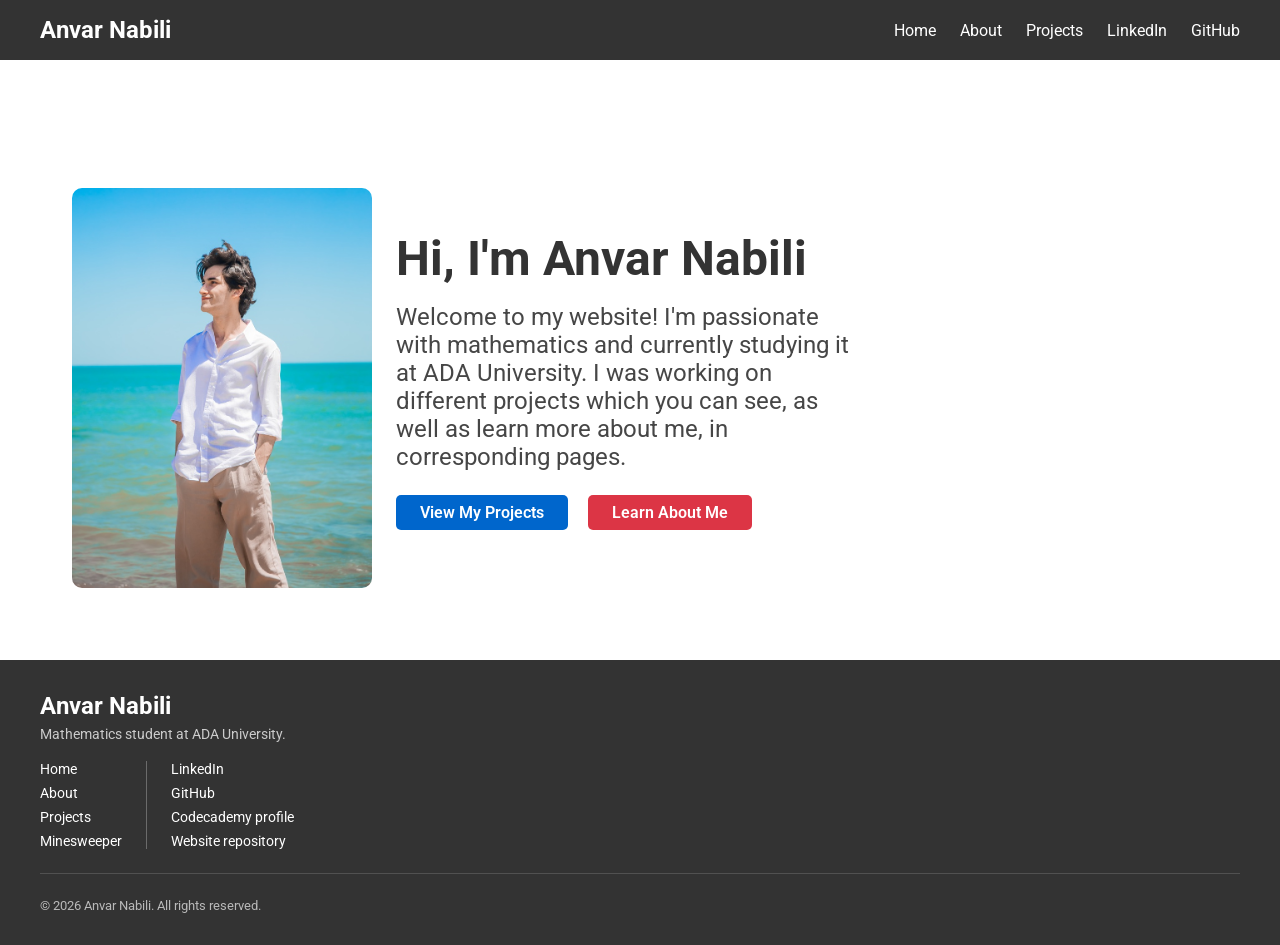
<file: index.html>
<!DOCTYPE html>
<html lang="en">
<head>
  <meta charset="UTF-8">
  <meta name="viewport" content="width=device-width, initial-scale=1.0">
  <title>Anvar Nabili</title>
  <link rel="stylesheet" href="css/style.css">
  <link rel="preconnect" href="https://fonts.googleapis.com">
<link rel="preconnect" href="https://fonts.gstatic.com" crossorigin>
<link href="https://fonts.googleapis.com/css2?family=Roboto:ital,wght@0,100..900;1,100..900&display=swap" rel="stylesheet">
  <script src="js/site-components.js"></script>
</head>
<body>
  <div class="site-body-stack">
  <script>document.write(siteHeader())</script>

  <section class="hero">
    <img src="images/My_photo_1.jpg" alt="Anvar Nabili" class="hero-image">
    <div class="hero-content">
      <h1>Hi, I'm Anvar Nabili</h1>
      <p>Welcome to my website! I'm passionate with mathematics and currently studying it at ADA University. I was working on different projects which you can see, as well as learn more about me, in corresponding pages.</p>
      <a href="projects.html" class="cta-button">View My Projects</a>
      <a href="about.html" class="cta-button">Learn About Me</a>
    </div>
  </section>
  </div>

  <script>document.write(siteFooter())</script>
</body>
</html>
</file>
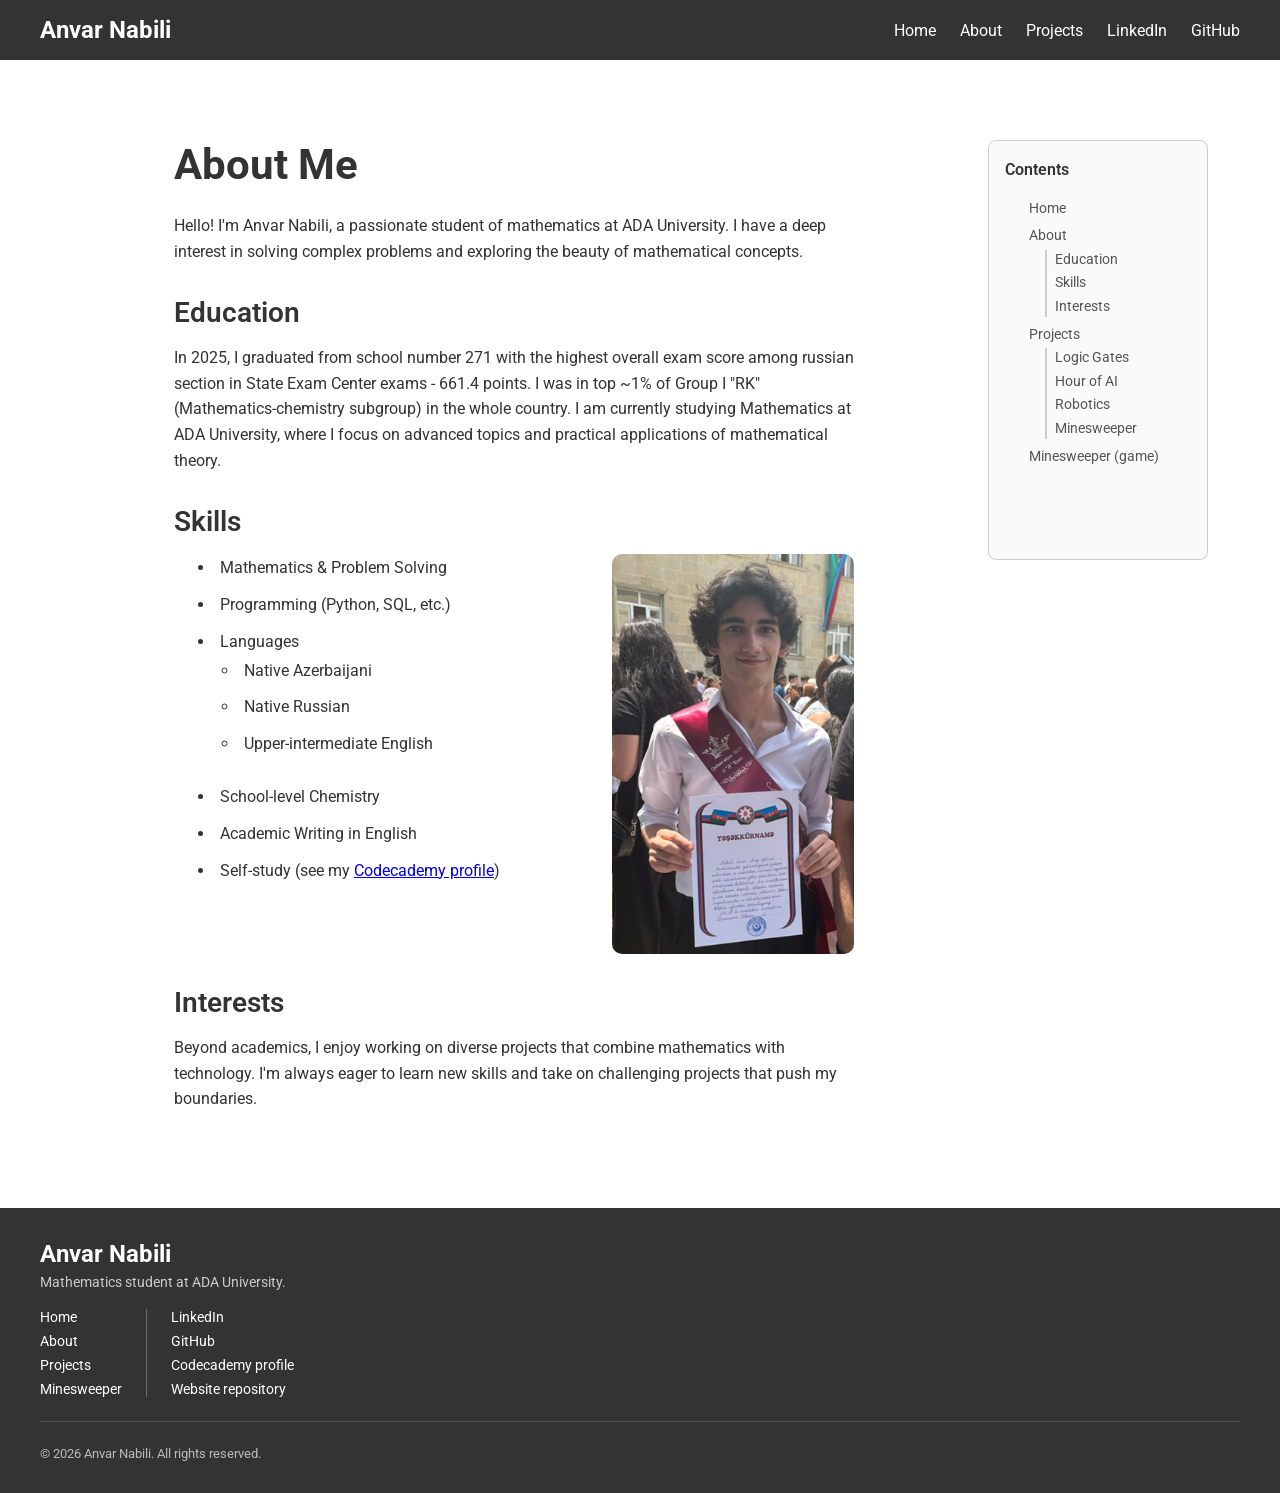
<file: about.html>
<!DOCTYPE html>
<html lang="en">
<head>
  <meta charset="UTF-8">
  <meta name="viewport" content="width=device-width, initial-scale=1.0">
  <title>About - Anvar Nabili</title>
  <link rel="stylesheet" href="css/style.css">
  <link rel="preconnect" href="https://fonts.googleapis.com">
  <link rel="preconnect" href="https://fonts.gstatic.com" crossorigin>
  <link href="https://fonts.googleapis.com/css2?family=Roboto:ital,wght@0,100..900;1,100..900&display=swap" rel="stylesheet">
  <script src="js/site-components.js"></script>
</head>
<body>
  <div class="site-body-stack">
  <script>document.write(siteHeader())</script>

  <section class="about">
    <div class="page-with-toc">
      <div class="page-with-toc-main">
        <div class="about-container">
          <h1 id="about-me">About Me</h1>
      <p>
        Hello! I'm Anvar Nabili, a passionate student of mathematics at ADA University. I have a deep interest in solving complex problems and exploring the beauty of mathematical concepts.
      </p>
      <h2 id="education">Education</h2>
      <p>
        In 2025, I graduated from school number 271 with the highest overall exam score among russian section in State Exam Center exams - 661.4 points. I was in top ~1% of Group I "RK"(Mathematics-chemistry subgroup) in the whole country. I am currently studying Mathematics at ADA University, where I focus on advanced topics and practical applications of mathematical theory.
      </p>
      <h2 id="skills">Skills</h2>
      <div class="about-skills-layout">
        <ul>
          <li>Mathematics & Problem Solving</li>
          <li>Programming (Python, SQL, etc.)</li>
          <li>Languages
            <ul>
              <li>Native Azerbaijani</li>
              <li>Native Russian</li>
              <li>Upper-intermediate English</li>
            </ul>
          </li>
          <li> School-level Chemistry</li>
          <li> Academic Writing in English</li>
          <li> Self-study (see my <a href="https://www.codecademy.com/profiles/ANVAR_99" target="_blank">Codecademy profile</a>)</li>
        </ul>
        <img src="images/graduation.jpg" alt="Graduation photo" class="about-skills-photo">
      </div>
      <h2 id="interests">Interests</h2>
      <p>
        Beyond academics, I enjoy working on diverse projects that combine mathematics with technology. I'm always eager to learn new skills and take on challenging projects that push my boundaries. 
      </p>
        </div>
      </div>
      <aside class="page-toc" aria-label="Site table of contents">
        <p class="page-toc-title">Contents</p>
        <nav>
          <ul class="page-toc-list">
            <li><a href="index.html#home">Home</a></li>
            <li>
              <a href="about.html#about-me">About</a>
              <ul>
                <li><a href="about.html#education">Education</a></li>
                <li><a href="about.html#skills">Skills</a></li>
                <li><a href="about.html#interests">Interests</a></li>
              </ul>
            </li>
            <li>
              <a href="projects.html#my-projects">Projects</a>
              <ul>
                <li><a href="projects.html#logic-gates">Logic Gates</a></li>
                <li><a href="projects.html#hour-of-ai">Hour of AI</a></li>
                <li><a href="projects.html#robotics">Robotics</a></li>
                <li><a href="projects.html#minesweeper">Minesweeper</a></li>
              </ul>
            </li>
            <li><a href="minesweeper.html#minesweeper-game">Minesweeper (game)</a></li>
          </ul>
        </nav>
      </aside>
    </div>
  </section>
  </div>

  <script>document.write(siteFooter())</script>
</body>
</html>
</file>
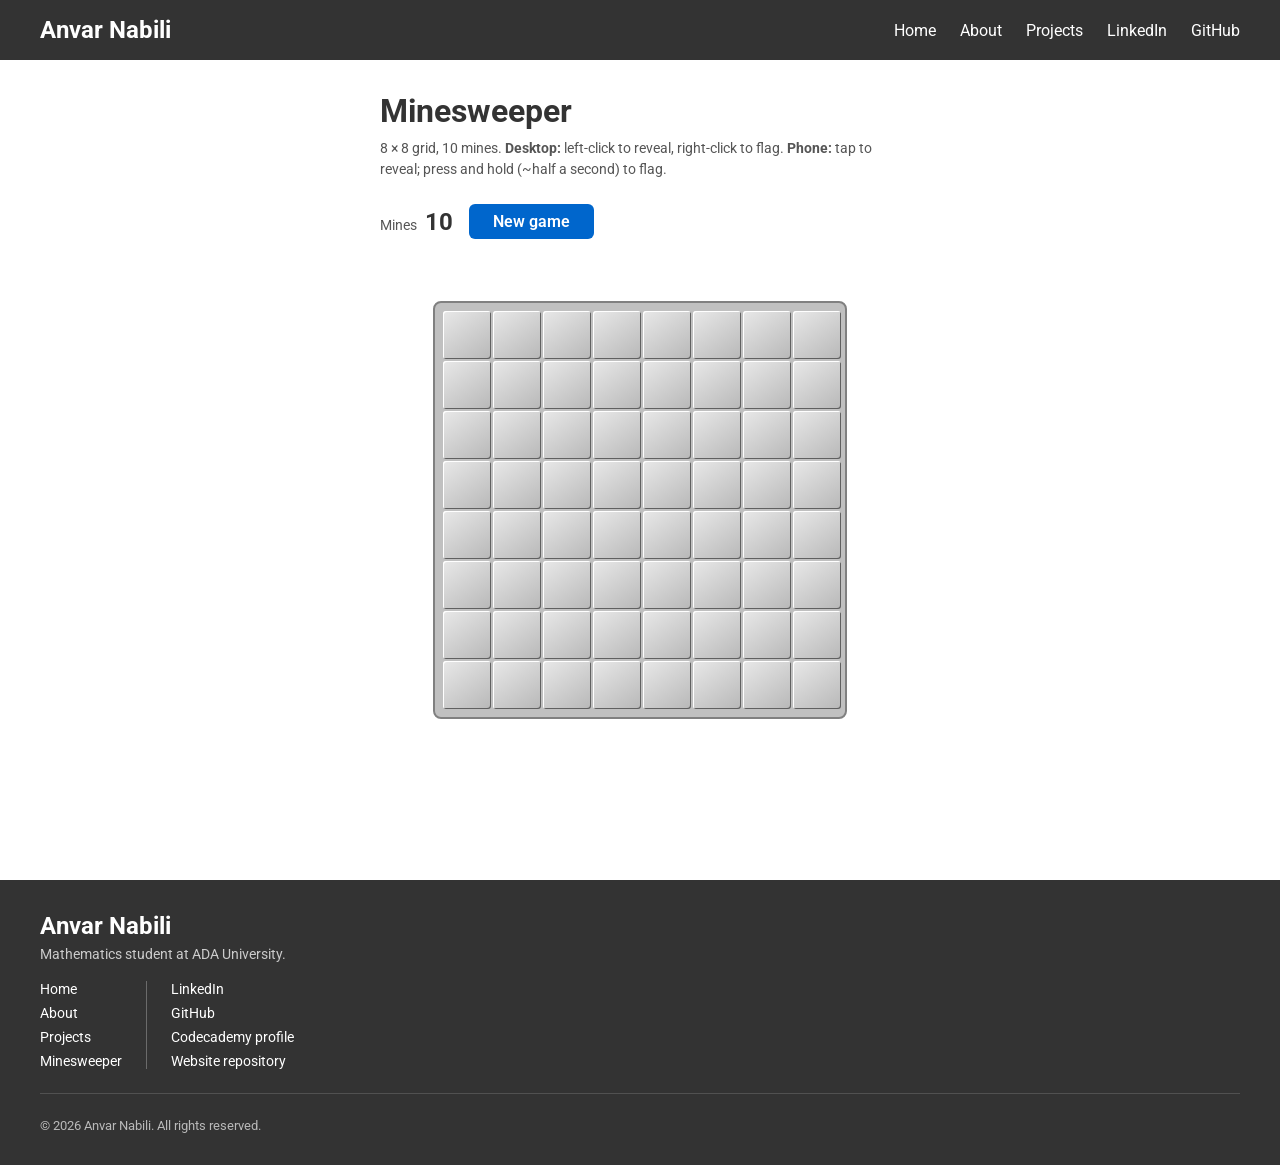
<file: minesweeper.html>
<!DOCTYPE html>
<html lang="en">
<head>
  <meta charset="UTF-8">
  <meta name="viewport" content="width=device-width, initial-scale=1.0">
  <script>
    if (new URLSearchParams(window.location.search).get('embed') === '1') {
      document.documentElement.classList.add('minesweeper-embed-mode');
    }
  </script>
  <title>Minesweeper - Anvar Nabili</title>
  <link rel="stylesheet" href="css/style.css">
  <link rel="stylesheet" href="css/minesweeper.css">
  <link rel="preconnect" href="https://fonts.googleapis.com">
  <link rel="preconnect" href="https://fonts.gstatic.com" crossorigin>
  <link href="https://fonts.googleapis.com/css2?family=Roboto:ital,wght@0,100..900;1,100..900&display=swap" rel="stylesheet">
  <script>window.siteHeaderOptions = { logoLink: 'minesweeper-logo-link' };</script>
  <script src="js/site-components.js"></script>
</head>
<body class="minesweeper-page">
  <div class="site-body-stack">
  <script>document.write(siteHeader(window.siteHeaderOptions))</script>

  <main class="minesweeper-main">
    <div class="minesweeper-panel">
      <h1 class="minesweeper-title">Minesweeper</h1>
      <p class="minesweeper-help">8 × 8 grid, 10 mines. <strong>Desktop:</strong> left-click to reveal, right-click to flag. <strong>Phone:</strong> tap to reveal; press and hold (~half a second) to flag.</p>
      <div class="minesweeper-toolbar">
        <div class="minesweeper-counter" aria-live="polite">
          <span class="minesweeper-counter-label">Mines</span>
          <span id="mines-left" class="minesweeper-counter-value">10</span>
        </div>
        <button type="button" id="minesweeper-reset" class="minesweeper-reset">New game</button>
        <p id="minesweeper-status" class="minesweeper-status" role="status"></p>
      </div>
      <div id="minesweeper-board" class="minesweeper-board" aria-label="Minesweeper board"></div>
    </div>
  </main>
  </div>

  <script>document.write(siteFooter())</script>

  <script src="js/Minesweeper.js"></script>
</body>
</html>
</file>
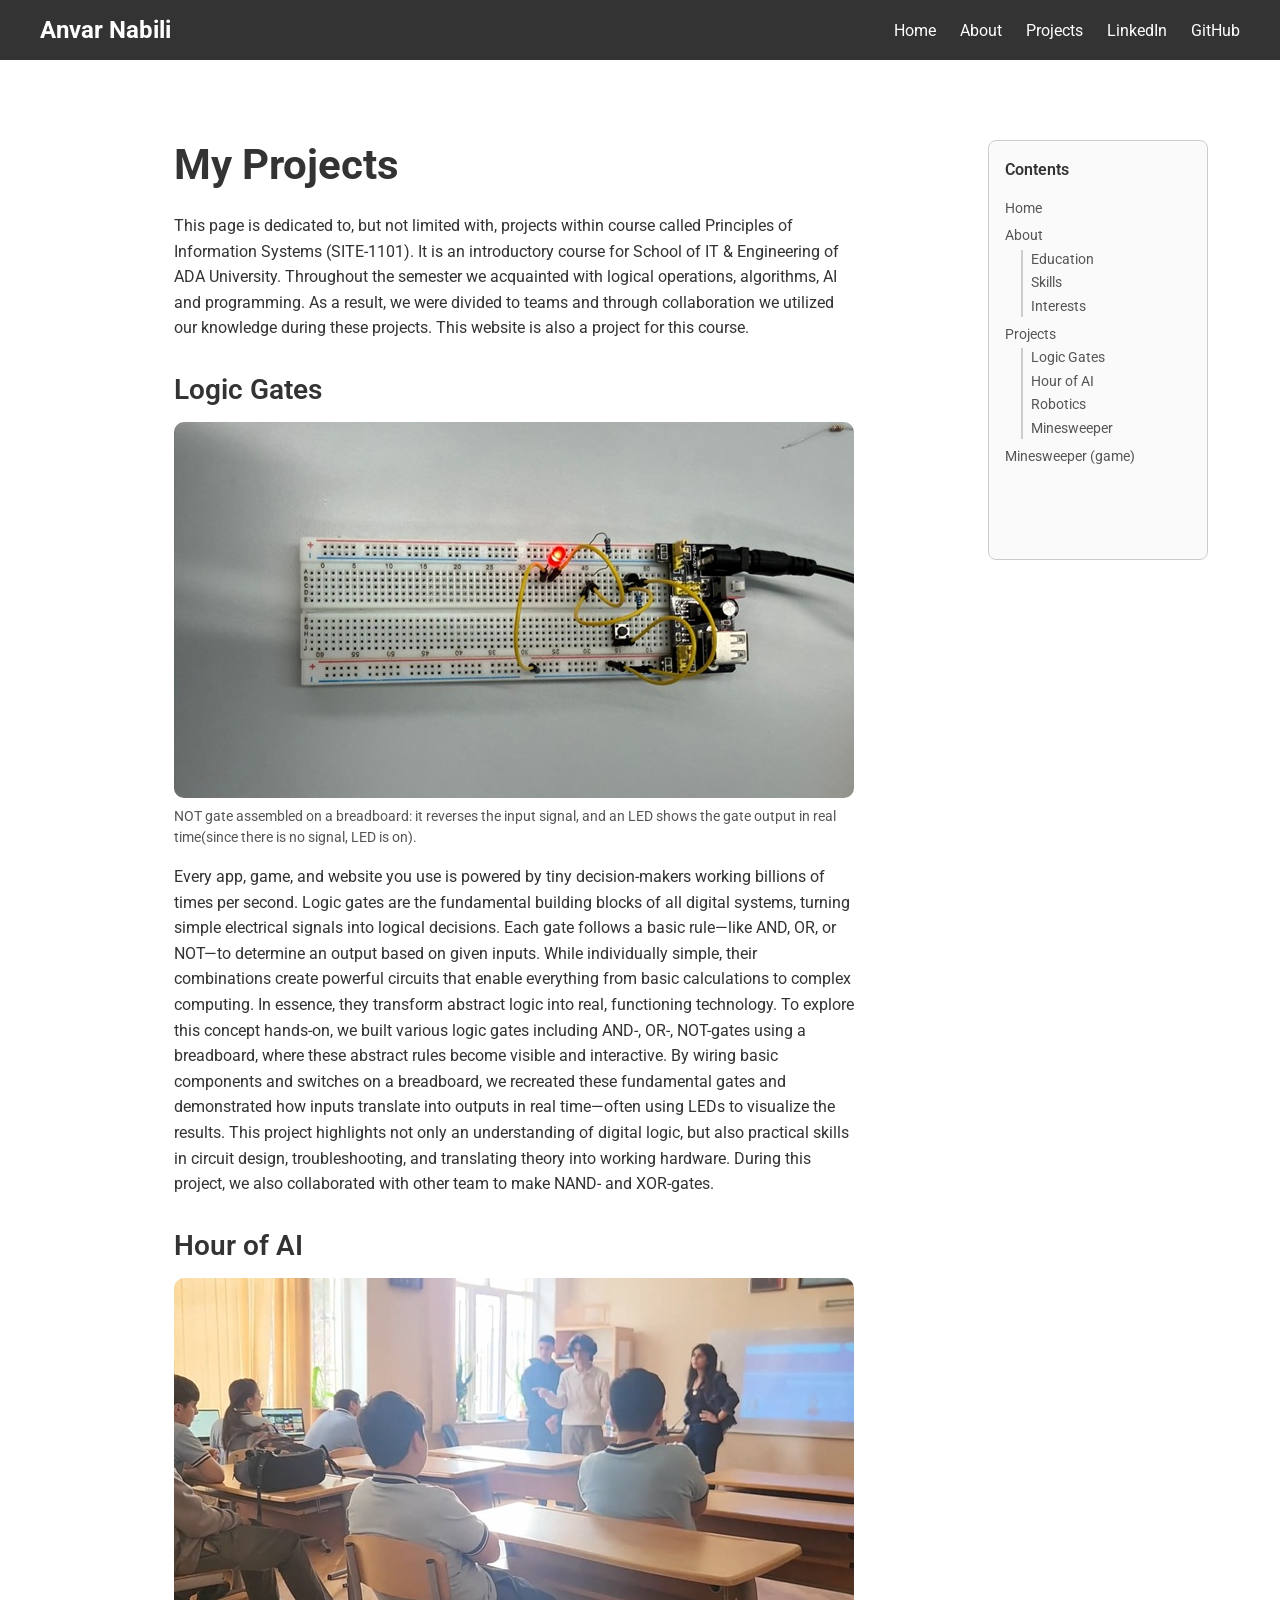
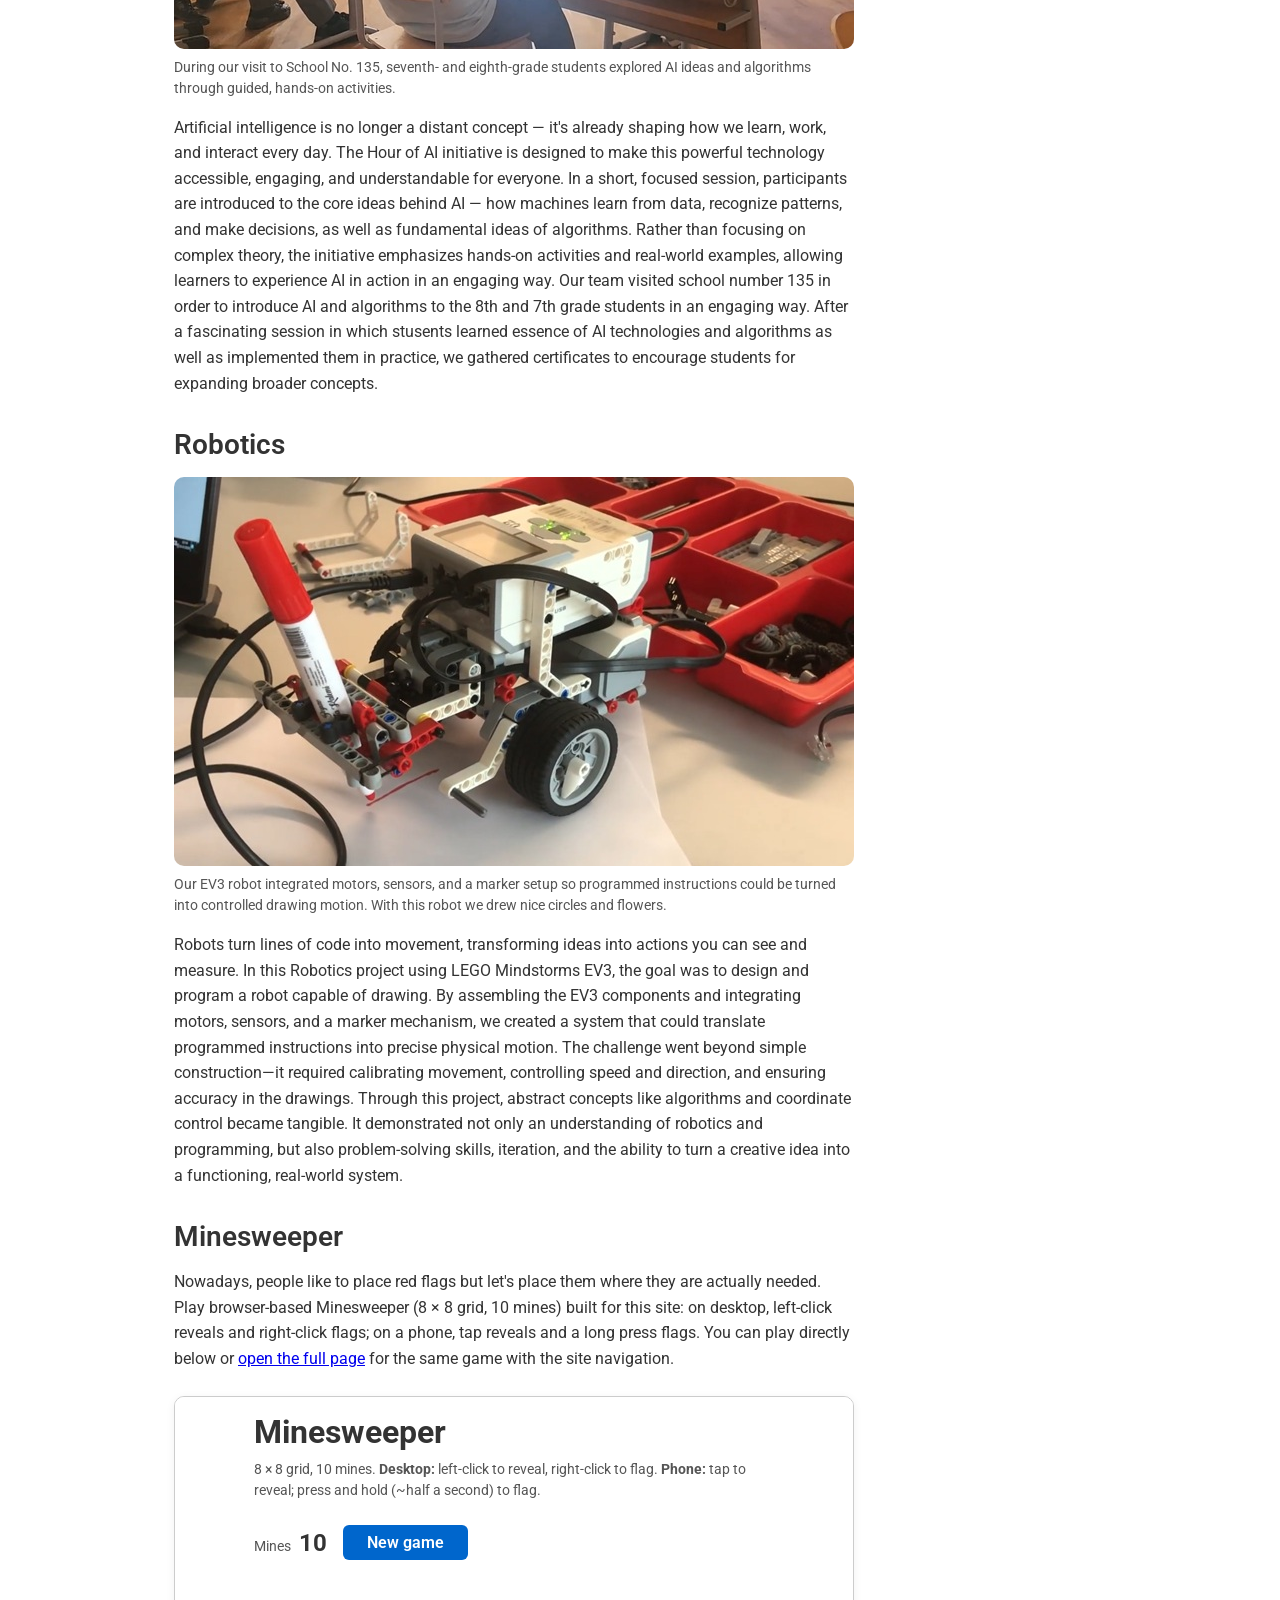
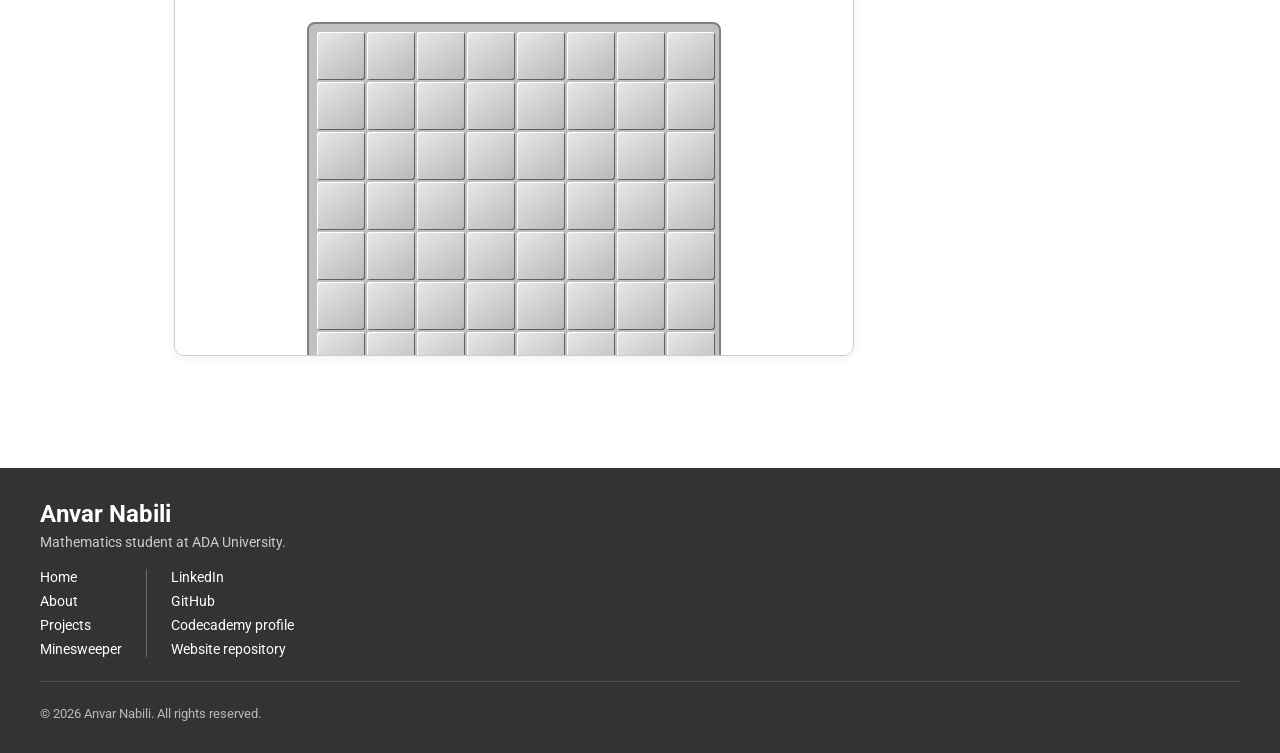
<file: projects.html>
<!DOCTYPE html>
<html lang="en">
<head>
  <meta charset="UTF-8">
  <meta name="viewport" content="width=device-width, initial-scale=1.0">
  <title>Projects - Anvar Nabili</title>
  <link rel="stylesheet" href="css/style.css">
  <link rel="preconnect" href="https://fonts.googleapis.com">
  <link rel="preconnect" href="https://fonts.gstatic.com" crossorigin>
  <link href="https://fonts.googleapis.com/css2?family=Roboto:ital,wght@0,100..900;1,100..900&display=swap" rel="stylesheet">
  <script src="js/site-components.js"></script>
</head>
<body>
  <div class="site-body-stack">
  <script>document.write(siteHeader())</script>

  <section class="projects">
    <div class="page-with-toc">
      <div class="page-with-toc-main">
        <div class="projects-container">
      <h1 id="my-projects">My Projects</h1>
      <p>
        This page is dedicated to, but not limited with, projects within course called Principles of Information Systems (SITE-1101). 
        It is an introductory course for School of IT & Engineering of ADA University. 
        Throughout the semester we acquainted with logical operations, algorithms, AI and programming. 
        As a result, we were divided to teams and through collaboration we utilized our knowledge during these projects. 
        This website is also a project for this course.</p>

      <h2 id="logic-gates">Logic Gates</h2>
      <figure class="project-figure">
        <img src="images/NOT-gate.jpg" alt="NOT gate circuit on a breadboard with wiring, switches, and an LED indicating output" class="project-image">
        <figcaption>NOT gate assembled on a breadboard: it reverses the input signal, and an LED shows the gate output in real time(since there is no signal, LED is on).</figcaption>
      </figure>
      <p>
        Every app, game, and website you use is powered by tiny decision-makers working billions of times per second.
        Logic gates are the fundamental building blocks of all digital systems, turning simple electrical signals into logical decisions. 
        Each gate follows a basic rule—like AND, OR, or NOT—to determine an output based on given inputs.
        While individually simple, their combinations create powerful circuits that enable everything from basic calculations to complex computing. 
        In essence, they transform abstract logic into real, functioning technology.
        To explore this concept hands-on, we built various logic gates including AND-, OR-, NOT-gates using a breadboard, where these abstract rules become visible and interactive.
        By wiring basic components and switches on a breadboard, we recreated these fundamental gates and demonstrated how inputs translate into outputs in real time—often using LEDs to visualize the results. 
        This project highlights not only an understanding of digital logic, but also practical skills in circuit design, troubleshooting, and translating theory into working hardware.
        During this project, we also collaborated with other team to make NAND- and XOR-gates. 
      </p>

      <h2 id="hour-of-ai">Hour of AI</h2>
      <figure class="project-figure">
        <img src="images/Hour_of_code.jpg" alt="Students taking part in a Hour of AI workshop at school number 135" class="project-image">
        <figcaption>During our visit to School No. 135, seventh- and eighth-grade students explored AI ideas and algorithms through guided, hands-on activities.</figcaption>
      </figure>
      <p>
        Artificial intelligence is no longer a distant concept — it's already shaping how we learn, work, and interact every day.
        The Hour of AI initiative is designed to make this powerful technology accessible, engaging, and understandable for everyone. In a short, focused session, participants are introduced to the core ideas behind AI — how machines learn from data, recognize patterns, and make decisions, as well as fundamental ideas of algorithms. 
        Rather than focusing on complex theory, the initiative emphasizes hands-on activities and real-world examples, allowing learners to experience AI in action in an engaging way. 
        Our team visited school number 135 in order to introduce AI and algorithms to the 8th and 7th grade students in an engaging way. 
        After a fascinating session in which stusents learned essence of AI technologies and algorithms as well as implemented them in practice, we gathered certificates to encourage students for expanding broader concepts.
      </p>

      <h2 id="robotics">Robotics</h2>
      <figure class="project-figure">
        <img src="images/Robotics.jpg" alt="LEGO Mindstorms EV3 robot configured for a drawing task with motors and sensors" class="project-image">
        <figcaption>Our EV3 robot integrated motors, sensors, and a marker setup so programmed instructions could be turned into controlled drawing motion. With this robot we drew nice circles and flowers.</figcaption>
      </figure>
      <p>
        Robots turn lines of code into movement, transforming ideas into actions you can see and measure.

        In this Robotics project using LEGO Mindstorms EV3, the goal was to design and program a robot capable of drawing. By assembling the EV3 components and integrating motors, sensors, and a marker mechanism, we created a system that could translate programmed instructions into precise physical motion. The challenge went beyond simple construction—it required calibrating movement, controlling speed and direction, and ensuring accuracy in the drawings.

        Through this project, abstract concepts like algorithms and coordinate control became tangible. It demonstrated not only an understanding of robotics and programming, but also problem-solving skills, iteration, and the ability to turn a creative idea into a functioning, real-world system.
      </p>

      <h2 id="minesweeper">Minesweeper</h2>
      <p>
        Nowadays, people like to place red flags but let's place them where they are actually needed. Play browser-based Minesweeper (8 × 8 grid, 10 mines) built for this site: on desktop, left-click reveals and right-click flags; on a phone, tap reveals and a long press flags.
        You can play directly below or <a href="minesweeper.html">open the full page</a> for the same game with the site navigation.
      </p>
      <div class="projects-minesweeper-container">
        <iframe
          class="projects-minesweeper-iframe"
          src="minesweeper.html?embed=1"
          title="Minesweeper — 8 by 8 grid, 10 mines"
          loading="lazy"></iframe>
      </div>
        </div>
      </div>
      <aside class="page-toc" aria-label="Site table of contents">
        <p class="page-toc-title">Contents</p>
        <nav>
          <ul class="page-toc-list">
            <li><a href="index.html#home">Home</a></li>
            <li>
              <a href="about.html#about-me">About</a>
              <ul>
                <li><a href="about.html#education">Education</a></li>
                <li><a href="about.html#skills">Skills</a></li>
                <li><a href="about.html#interests">Interests</a></li>
              </ul>
            </li>
            <li>
              <a href="projects.html#my-projects">Projects</a>
              <ul>
                <li><a href="projects.html#logic-gates">Logic Gates</a></li>
                <li><a href="projects.html#hour-of-ai">Hour of AI</a></li>
                <li><a href="projects.html#robotics">Robotics</a></li>
                <li><a href="projects.html#minesweeper">Minesweeper</a></li>
              </ul>
            </li>
            <li><a href="minesweeper.html#minesweeper-game">Minesweeper (game)</a></li>
          </ul>
        </nav>
      </aside>
    </div>
  </section>
  </div>

  <script>document.write(siteFooter())</script>
</body>
</html>
</file>
<file: css/style.css>
:root {
  --primary-color: #333333;
  --secondary-color: #555555;
  --accent-color: #0066cc;
  --background-color: #ffffff;
  --text-color: #333333;
  --border-color: #cccccc;
  
  --font-family: Roboto, 'Arial', sans-serif;
  --font-size-base: 16px;
  --font-size-large: 24px;
  --font-size-small: 14px;
  
  --spacing-xs: 4px;
  --spacing-sm: 8px;
  --spacing-md: 16px;
  --spacing-lg: 24px;
  --spacing-xl: 32px;

  --about-projects-content-max-width: 680px;
}

* {
  margin: 0;
  padding: 0;
  box-sizing: border-box;
  font-family: Roboto, Arial;
}

body {
  min-height: 100vh;
  display: flex;
  flex-direction: column;
}

.site-body-stack {
  flex: 1 0 auto;
}

.site-footer {
  flex-shrink: 0;
  background-color: var(--primary-color);
  color: rgba(255, 255, 255, 0.88);
  padding: var(--spacing-xl) var(--spacing-md);
  font-size: var(--font-size-small);
}

.site-footer-inner {
  max-width: 1200px;
  margin: 0 auto;
  display: grid;
  gap: var(--spacing-lg);
}

.site-footer-name {
  font-size: var(--font-size-large);
  font-weight: 700;
  color: var(--background-color);
  margin: 0 0 var(--spacing-xs);
}

.site-footer-tagline {
  margin: 0;
  opacity: 0.85;
  line-height: 1.5;
  max-width: 28em;
}

.site-footer-columns {
  display: flex;
  flex-direction: row;
  align-items: stretch;
  gap: var(--spacing-lg);
  margin-top: var(--spacing-md);
  flex-wrap: wrap;
}

.site-footer-vrule {
  width: 1px;
  flex-shrink: 0;
  background-color: rgba(255, 255, 255, 0.28);
  align-self: stretch;
  min-height: 5.5em;
}

.site-footer-nav ul,
.site-footer-external ul {
  list-style: none;
  margin: 0;
  padding: 0;
  display: flex;
  flex-direction: column;
  align-items: flex-start;
  gap: var(--spacing-sm);
}

.site-footer-nav a,
.site-footer-external a {
  color: var(--background-color);
  text-decoration: none;
  transition: color 0.3s ease;
}

.site-footer-nav a:hover,
.site-footer-external a:hover {
  color: var(--accent-color);
}

.site-footer-copy {
  grid-column: 1 / -1;
  margin: 0;
  padding-top: var(--spacing-lg);
  border-top: 1px solid rgba(255, 255, 255, 0.2);
  opacity: 0.75;
  font-size: 13px;
}

@media (max-width: 480px) {
  .site-footer-columns {
    flex-direction: column;
    gap: var(--spacing-md);
  }

  .site-footer-vrule {
    width: 100%;
    height: 1px;
    min-height: 0;
    order: 1;
  }

  .site-footer-nav {
    order: 0;
  }

  .site-footer-external {
    order: 2;
  }
}

header {
  background-color: var(--primary-color);
  padding: var(--spacing-md);
}

.navbar {
  display: flex;
  justify-content: space-between;
  align-items: center;
  max-width: 1200px;
  margin: 0 auto;
}

.logo {
  color: var(--background-color);
  font-size: var(--font-size-large);
  font-weight: bold;
}

.logo a {
  color: inherit;
  text-decoration: none;
}

.nav-links {
  display: flex;
  list-style: none;
  gap: var(--spacing-lg);
}

.nav-links a {
  color: var(--background-color);
  text-decoration: none;
  transition: color 0.3s ease;
  -webkit-tap-highlight-color: transparent;
  -webkit-touch-callout: none;
  -webkit-user-select: none;
  -moz-user-select: none;
  -ms-user-select: none;
  user-select: none;
}

.nav-links a:hover {
  color: var(--accent-color);
}

.hero {
  background-color: var(--background-color);
  color: var(--text-color);
  padding: 72px var(--spacing-xl);
  text-align: left;
  min-height: 500px;
  display: flex;
  align-items: center;
  justify-content: left;
  gap: var(--spacing-lg);
  max-width: 1200px;
  margin: 56px auto 0 auto;
}

.hero-image {
  width: 300px;
  height: 400px;
  max-width: 100%;
  object-fit: cover;
  border-radius: 10px;
  flex-shrink: 0;
}

.hero-content {
  flex: 1;
  margin-top: 0;
  max-width: 52ch;
}

.hero-content h1 {
  font-size: 48px;
  font-weight: 700;
  margin-bottom: var(--spacing-md);
}

.hero-content p {
  font-size: var(--font-size-large);
  margin-bottom: var(--spacing-lg);
  opacity: 0.9;
}
@media (max-width: 768px) {
  .hero {
    flex-direction: column;
    padding: 20px;
  }

  .hero-image img {
    width: 130%;
    max-width: 380px;
  }
}

.cta-button {
  display: inline-block;
  background-color: var(--accent-color);
  color: var(--background-color);
  padding: var(--spacing-sm) var(--spacing-lg);
  text-decoration: none;
  border-radius: 5px;
  font-weight: 600;
  transition: background-color 0.3s ease;
  margin-right: var(--spacing-md);
  margin-bottom: var(--spacing-md);
}

.cta-button:hover {
  background-color: #0052a3;
}

.cta-button:nth-of-type(2) {
  background-color: #dc3545;
}

.cta-button:nth-of-type(2):hover {
  background-color: #c82333;
}

.about {
  background-color: var(--background-color);
  color: var(--text-color);
  padding: 80px var(--spacing-xl);
}

.about-container {
  max-width: var(--about-projects-content-max-width);
  margin: 0 auto;
}

.about h1 {
  font-size: 42px;
  font-weight: 700;
  margin-bottom: var(--spacing-lg);
  color: var(--primary-color);
}

.about h2 {
  font-size: 28px;
  font-weight: 600;
  margin-top: var(--spacing-xl);
  margin-bottom: var(--spacing-md);
  color: var(--primary-color);
}

.about p {
  font-size: var(--font-size-base);
  line-height: 1.6;
  margin-bottom: var(--spacing-md);
}

.about ul {
  list-style-position: inside;
  margin-left: var(--spacing-lg);
  margin-bottom: var(--spacing-lg);
}

.about li {
  font-size: var(--font-size-base);
  line-height: 1.8;
  margin-bottom: var(--spacing-sm);
}

.about-skills-layout {
  display: flex;
  align-items: flex-start;
  justify-content: space-between;
  gap: var(--spacing-lg);
  margin-bottom: var(--spacing-lg);
}

.about-skills-layout > ul {
  flex: 1;
  min-width: 0;
  margin-bottom: 0;
}

.about-skills-photo {
  display: block;
  width: auto;
  max-width: min(300px, 50%);
  height: auto;
  max-height: 400px;
  object-fit: cover;
  border-radius: 10px;
  flex-shrink: 0;
}

.projects {
  background-color: var(--background-color);
  color: var(--text-color);
  padding: 80px var(--spacing-xl);
}

.projects-container {
  max-width: var(--about-projects-content-max-width);
  margin: 0 auto;
}

/* About/Projects layout with right-side table of contents */
.page-with-toc {
  max-width: 1200px;
  margin: 0 auto;
  padding: 0 var(--spacing-xl);
  display: flex;
  align-items: flex-start;
  gap: var(--spacing-xl);
}

.page-with-toc-main {
  flex: 1;
  min-width: 0;
}

.page-toc {
  width: 220px;
  flex-shrink: 0;
  box-sizing: border-box;
  position: sticky;
  top: var(--spacing-md);
  height: 420px;
  text-align: left;
  overflow: auto;
  padding: var(--spacing-md);
  border: 1px solid var(--border-color);
  border-radius: 8px;
  background-color: #fafafa;
  font-size: var(--font-size-small);
  color: var(--secondary-color);
}

/* Prevent About page list styles from affecting TOC */
.page-toc li {
  font-size: var(--font-size-small);
  line-height: 1.4;
  margin-bottom: 0;
}

.page-toc-title {
  font-size: var(--font-size-base);
  font-weight: 600;
  color: var(--primary-color);
  margin: 0 0 var(--spacing-sm);
}

.page-toc-list,
.page-toc-list ul {
  list-style: none;
  margin: 0;
  padding: 0;
}

.page-toc-list ul {
  margin-top: var(--spacing-xs);
  margin-left: var(--spacing-md);
  border-left: 2px solid var(--border-color);
  padding-left: var(--spacing-sm);
}

.page-toc-list > li {
  margin-bottom: var(--spacing-sm);
}

.page-toc-list li li {
  margin-bottom: var(--spacing-xs);
}

.page-toc-list a {
  color: var(--secondary-color);
  text-decoration: none;
  line-height: 1.4;
}

.page-toc-list a:hover {
  color: var(--accent-color);
}

.about h1[id],
.about h2[id],
.projects h1[id],
.projects h2[id] {
  scroll-margin-top: var(--spacing-xl);
}

@media (max-width: 900px) {
  .page-with-toc {
    padding: 0 var(--spacing-md);
  }

  .page-toc {
    display: none;
  }
}

.projects h1 {
  font-size: 42px;
  font-weight: 700;
  margin-bottom: var(--spacing-lg);
  color: var(--primary-color);
}

.projects h2 {
  font-size: 28px;
  font-weight: 600;
  margin-top: var(--spacing-xl);
  margin-bottom: var(--spacing-md);
  color: var(--primary-color);
}

.projects p {
  font-size: var(--font-size-base);
  line-height: 1.6;
  margin-bottom: var(--spacing-md);
}

.projects-minesweeper-container {
  width: 100%;
  margin: var(--spacing-lg) 0 var(--spacing-xl);
  border-radius: 10px;
  border: 1px solid var(--border-color);
  overflow: hidden;
  background-color: var(--background-color);
  box-shadow: 0 2px 10px rgba(0, 0, 0, 0.06);
}

.projects-minesweeper-iframe {
  display: block;
  width: 100%;
  height: clamp(480px, 62vh, 560px);
  border: 0;
}

.project-figure {
  margin: 0 0 var(--spacing-md) 0;
}

.project-figure .project-image {
  margin-bottom: 0;
}

.project-image {
  display: block;
  max-width: 100%;
  height: auto;
  border-radius: 10px;
}

.projects figcaption {
  font-size: var(--font-size-small);
  color: var(--secondary-color);
  line-height: 1.5;
  margin-top: var(--spacing-sm);
}

/* Safari-specific mobile fixes */
@supports (-webkit-touch-callout: none) {
  .nav-links a {
    position: relative;
    z-index: 1;
  }
  
  .navbar {
    -webkit-backface-visibility: hidden;
    backface-visibility: hidden;
  }
}

/* Responsive Design */
@media (max-width: 768px) {
  .nav-links {
    gap: var(--spacing-md);
  }

  .hero {
    flex-direction: column;
    padding: 40px var(--spacing-md);
    min-height: auto;
    max-width: 100%;
  }

  .hero-image {
    width: 340px;
    height: 400px;
    max-width: 100%;
    order: -1;
  }

  .hero-content {
    margin-top: 0;
    width: 100%;
  }

  .hero-content h1 {
    font-size: 36px;
  }

  .hero-content p {
    font-size: var(--font-size-base);
  }

  .about {
    padding: 50px var(--spacing-md);
  }

  .about h1 {
    font-size: 32px;
  }

  .about h2 {
    font-size: 22px;
  }

  .about-skills-layout {
    gap: var(--spacing-md);
  }

  .about-skills-photo {
    max-width: min(280px, 48%);
    max-height: 360px;
  }
}

@media (max-width: 480px) {
  .logo {
    font-size: 18px;
  }

  .nav-links {
    gap: var(--spacing-sm);
    font-size: 12px;
  }

  .hero {
    padding: 20px var(--spacing-sm);
  }

  .hero-image {
    width: 100%;
    height: 300px;
    max-width: 320px;
    margin: 0 auto;
    display: block;
  }

  .hero-content h1 {
    font-size: 28px;
  }

  .hero-content p {
    font-size: 14px;
  }

  .cta-button {
    padding: 8px 16px;
    font-size: 14px;
    margin-right: 0;
  }

  .about {
    padding: 30px var(--spacing-sm);
  }

  .page-with-toc {
    padding: 0 var(--spacing-sm);
  }

  .about h1 {
    font-size: 24px;
  }

  .about h2 {
    font-size: 18px;
  }

  .about-skills-layout {
    flex-direction: column;
    align-items: center;
    gap: var(--spacing-md);
  }

  .about-skills-layout > ul {
    width: 100%;
    align-self: stretch;
  }

  .about-skills-photo {
    max-width: 100%;
    max-height: 340px;
    object-fit: cover;
  }
}
</file>
<file: css/minesweeper.css>
/* Safari-specific fixes */
@supports (-webkit-touch-callout: none) {
  .minesweeper-board {
    max-width: -webkit-calc(8 * var(--cell-size) + 7 * 2px + 2 * var(--spacing-sm));
    max-width: calc(8 * var(--cell-size) + 7 * 2px + 2 * var(--spacing-sm));
  }
  
  .minesweeper-cell {
    -webkit-tap-highlight-color: rgba(0, 0, 0, 0);
  }
}

/* Prevent text selection globally for minesweeper */
html.minesweeper-embed-mode body,
html.minesweeper-embed-mode *,
body.minesweeper-page *,
.minesweeper-panel *,
.minesweeper-board *,
.minesweeper-cell * {
  -webkit-user-select: none !important;
  -moz-user-select: none !important;
  -ms-user-select: none !important;
  user-select: none !important;
  -webkit-touch-callout: none !important;
  -webkit-tap-highlight-color: transparent !important;
  -moz-tap-highlight-color: transparent !important;
  -ms-tap-highlight-color: transparent !important;
}

html.minesweeper-embed-mode header {
  display: none;
}

html.minesweeper-embed-mode .minesweeper-main {
  padding: var(--spacing-md);
  min-height: auto;
}

html.minesweeper-embed-mode body {
  margin: 0;
}

html.minesweeper-embed-mode .site-footer {
  display: none;
}

.minesweeper-logo-link {
  color: inherit;
  text-decoration: none;
}

.minesweeper-logo-link:hover {
  color: var(--accent-color);
}

.minesweeper-main {
  padding: var(--spacing-xl);
  min-height: calc(100vh - 80px);
  display: flex;
  justify-content: center;
  align-items: flex-start;
  background-color: var(--background-color);
}

.minesweeper-panel {
  max-width: 520px;
  width: 100%;
  overflow-x: hidden;
}

.minesweeper-title {
  font-size: 32px;
  font-weight: 700;
  color: var(--primary-color);
  margin-bottom: var(--spacing-sm);
}

.minesweeper-help {
  font-size: var(--font-size-small);
  color: var(--secondary-color);
  margin-bottom: var(--spacing-lg);
  line-height: 1.5;
}

.minesweeper-toolbar {
  display: flex;
  flex-wrap: wrap;
  align-items: center;
  gap: var(--spacing-md);
  margin-bottom: var(--spacing-lg);
}

.minesweeper-counter {
  display: flex;
  align-items: baseline;
  gap: var(--spacing-sm);
  font-variant-numeric: tabular-nums;
}

.minesweeper-counter-label {
  font-size: var(--font-size-small);
  color: var(--secondary-color);
}

.minesweeper-counter-value {
  font-size: var(--font-size-large);
  font-weight: 700;
  color: var(--primary-color);
  min-width: 2ch;
}

.minesweeper-reset {
  padding: var(--spacing-sm) var(--spacing-lg);
  font-size: var(--font-size-base);
  font-weight: 600;
  color: var(--background-color);
  background-color: var(--accent-color);
  border: none;
  border-radius: 6px;
  cursor: pointer;
  font-family: inherit;
}

.minesweeper-reset:hover {
  background-color: #0052a3;
}

.minesweeper-reset:focus-visible {
  outline: 2px solid var(--accent-color);
  outline-offset: 2px;
}

.minesweeper-status {
  flex: 1 1 100%;
  margin: 0;
  font-weight: 600;
  color: var(--primary-color);
  min-height: 1.4em;
}

.minesweeper-board {
  --cell-size: clamp(32px, 8vw, 48px);
  display: -webkit-box;
  display: -ms-flexbox;
  display: flex;
  -webkit-flex-wrap: wrap;
  -ms-flex-wrap: wrap;
  flex-wrap: wrap;
  -webkit-box-pack: center;
  -ms-flex-pack: center;
  justify-content: center;
  gap: 2px;
  padding: var(--spacing-sm);
  background-color: #c0c0c0;
  border-radius: 8px;
  border: 2px solid #808080;
  width: 100%;
  max-width: min(calc(8 * var(--cell-size) + 7 * 2px + 2 * var(--spacing-sm)), 100vw);
  margin: 0 auto;
  box-sizing: border-box;
  overflow: hidden;
  user-select: none;
  -webkit-user-select: none;
  -moz-user-select: none;
  -ms-user-select: none;
  touch-action: manipulation;
  -webkit-touch-callout: none;
  -webkit-tap-highlight-color: transparent;
  -moz-tap-highlight-color: transparent;
  -ms-tap-highlight-color: transparent;
}

@supports (display: grid) {
  .minesweeper-board {
    display: grid;
    grid-template-columns: repeat(8, var(--cell-size));
    grid-template-rows: repeat(8, var(--cell-size));
    -webkit-box-pack: initial;
    -ms-flex-pack: initial;
    justify-content: initial;
    -webkit-flex-wrap: initial;
    -ms-flex-wrap: initial;
    flex-wrap: initial;
  }
}

.minesweeper-cell {
  width: var(--cell-size);
  height: var(--cell-size);
  padding: 0;
  border: none;
  border-radius: 3px;
  font-family: inherit;
  font-size: calc(var(--cell-size) * 0.5);
  font-weight: 700;
  line-height: 1;
  display: -webkit-box;
  display: -ms-flexbox;
  display: flex;
  -webkit-box-align: center;
  -ms-flex-align: center;
  align-items: center;
  -webkit-box-pack: center;
  -ms-flex-pack: center;
  justify-content: center;
  cursor: pointer;
  box-sizing: border-box;
  touch-action: manipulation;
  -webkit-touch-callout: none;
  -webkit-tap-highlight-color: transparent;
  -moz-tap-highlight-color: transparent;
  -ms-tap-highlight-color: transparent;
  user-select: none;
  -webkit-user-select: none;
  -moz-user-select: none;
  -ms-user-select: none;
  -webkit-touch-callout: none;
  outline: none;
  -webkit-appearance: none;
  -moz-appearance: none;
  appearance: none;
  -webkit-backface-visibility: hidden;
  backface-visibility: hidden;
  transform: translateZ(0);
  -webkit-transform: translateZ(0);
  position: relative;
  z-index: 1;
}

.minesweeper-cell:focus-visible {
  outline: 2px solid var(--accent-color);
  outline-offset: 1px;
  z-index: 1;
}

.minesweeper-cell:disabled {
  cursor: default;
}

.minesweeper-cell.is-hidden {
  background: linear-gradient(145deg, #e8e8e8, #b8b8b8);
  box-shadow:
    inset 1px 1px 0 #fff,
    inset -1px -1px 0 #606060;
}

.minesweeper-cell.is-hidden:not(:disabled):active {
  background: linear-gradient(145deg, #c8c8c8, #a8a8a8);
}

.minesweeper-cell.is-flagged {
  background: linear-gradient(145deg, #e8e8e8, #b8b8b8);
}

.minesweeper-cell.is-revealed {
  background-color: #d4d4d4;
  box-shadow: inset 0 0 0 1px #a0a0a0;
}

.minesweeper-cell.is-empty.is-revealed {
  background-color: #dcdcdc;
}

.minesweeper-cell.is-mine-hit {
  background-color: #ffd4d4;
}

.minesweeper-cell-icon {
  width: 70%;
  height: 70%;
  object-fit: contain;
  pointer-events: none;
  display: block;
}

.minesweeper-cell.adj-1 {
  color: #0000ee;
}

.minesweeper-cell.adj-2 {
  color: #008200;
}

.minesweeper-cell.adj-3 {
  color: #ee0000;
}

.minesweeper-cell.adj-4 {
  color: #000082;
}

.minesweeper-cell.adj-5 {
  color: #820000;
}

.minesweeper-cell.adj-6 {
  color: #008282;
}

.minesweeper-cell.adj-7 {
  color: #333333;
}

.minesweeper-cell.adj-8 {
  color: #555555;
}

@media (max-width: 480px) {
  .minesweeper-main {
    padding: var(--spacing-sm);
  }

  .minesweeper-title {
    font-size: 24px;
    margin-bottom: var(--spacing-xs);
  }

  .minesweeper-help {
    font-size: 12px;
    margin-bottom: var(--spacing-md);
  }

  .minesweeper-toolbar {
    gap: var(--spacing-sm);
    margin-bottom: var(--spacing-md);
  }

  .minesweeper-panel {
    max-width: 100%;
  }

  .minesweeper-board {
    --cell-size: clamp(28px, 7vw, 40px);
    gap: 1px;
    padding: var(--spacing-xs);
    border: 1px solid #808080;
    max-width: min(calc(8 * var(--cell-size) + 7 * 1px + 2 * var(--spacing-xs)), 100vw);
  }

  .minesweeper-cell {
    font-size: calc(var(--cell-size) * 0.55);
    border-radius: 2px;
  }

  .minesweeper-reset {
    padding: var(--spacing-xs) var(--spacing-md);
    font-size: 14px;
  }
}

@media (max-width: 360px) {
  .minesweeper-board {
    --cell-size: clamp(26px, 6.5vw, 36px);
    max-width: min(calc(8 * var(--cell-size) + 7 * 1px + 2 * var(--spacing-xs)), 100vw);
  }

  .minesweeper-cell {
    font-size: calc(var(--cell-size) * 0.6);
  }

  .minesweeper-title {
    font-size: 20px;
  }

  .minesweeper-help {
    font-size: 11px;
  }
}
</file>
